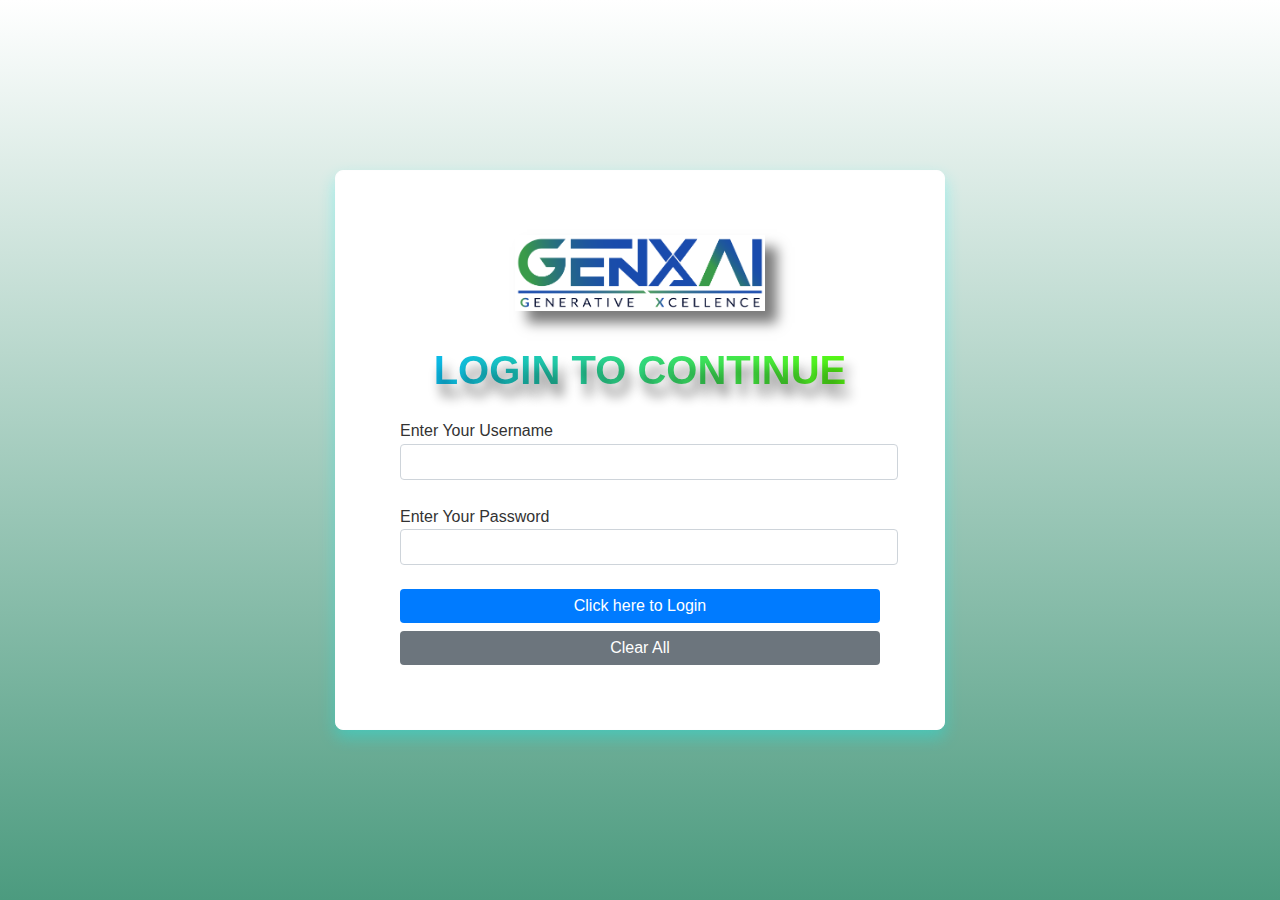
<file: code/index.html>
<!DOCTYPE html>
<html lang="en">
<head>
    <meta charset="UTF-8">
    <meta name="viewport" content="width=device-width, initial-scale=1.0">
    <title>LOGIN PAGE</title>
    <link rel="stylesheet" href="css/bootstrap.min.css">
</head>
<body>
    <div class="d-flex justify-content-center align-items-center vh-100">
        <div class="card" style="width: 30rem;">
            <div class="card-body">
                <img src="/images/GenXAILatest.png" alt="Logo" class="img-shadow" style="display:block; margin:0 auto 1rem; max-width:250px;" alinment ="center">
                <h1 class="text-centerheading">LOGIN TO CONTINUE</h1>
                <form action="/code/dashboard.html" method="get">
                    <div class="mb-4">
                        <label for="username" class="form-label">Enter Your Username</label>
                        <input type="text" class="form-control" id="username" name="username" required>
                    </div>
                    <div class="mb-4">
                        <label for="password" class="form-label">Enter Your Password</label>
                        <input type="password" class="form-control" id="password" name="password" required>
                    </div>

                    <div class="d-grid">
                        <button type="submit" class="btn btn-primary">Click here to Login</button>
                        <button type="reset" class="btn btn-secondary">Clear All</button>
                    </div>
                </form>
            </div>
        </div>
    </div>
    </script>
</body>
</html>
</file>
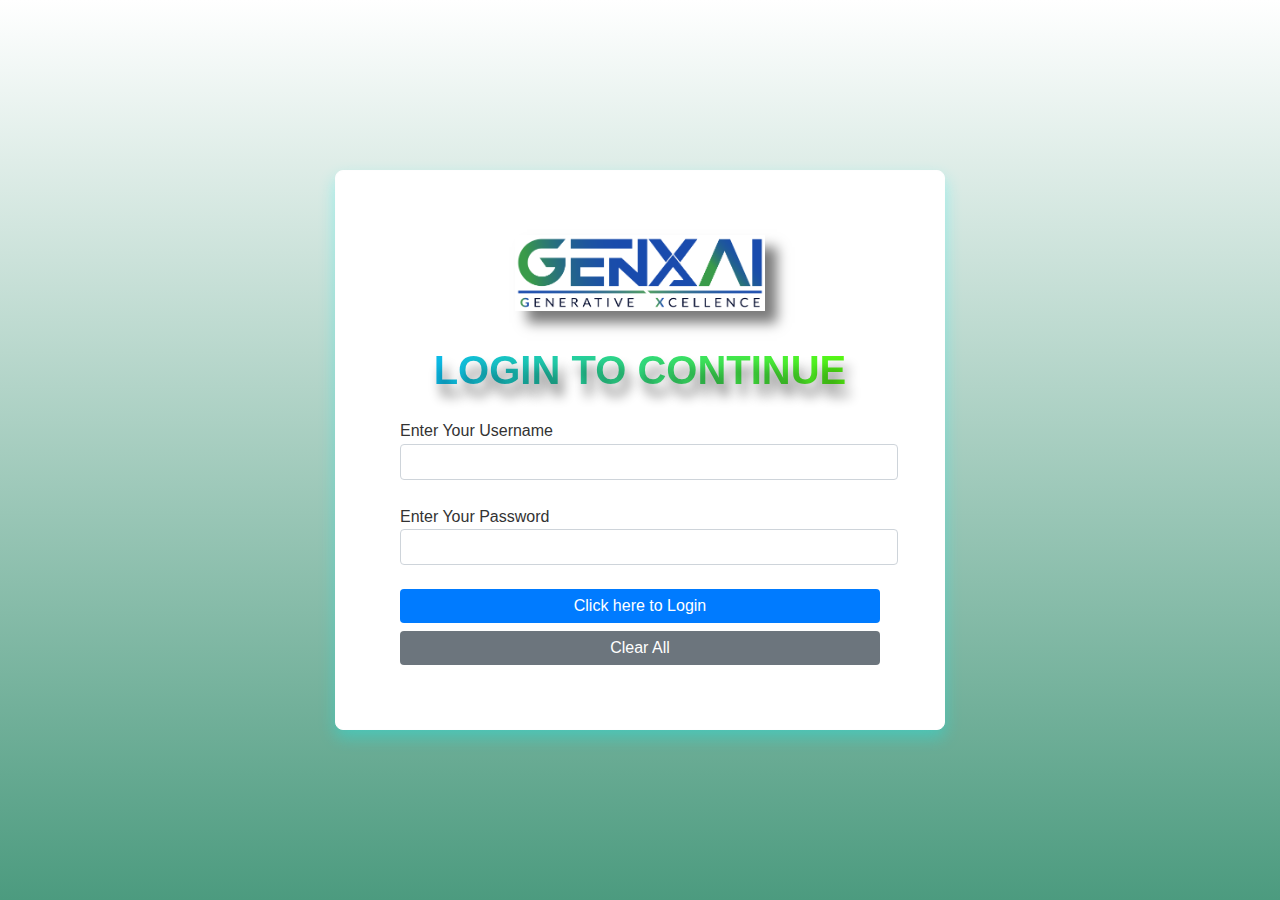
<file: dashboard/code/index.html>
<!DOCTYPE html>
<html lang="en">
<head>
    <meta charset="UTF-8">
    <meta name="viewport" content="width=device-width, initial-scale=1.0">
    <title>LOGIN PAGE</title>
    <link rel="stylesheet" href="/css/bootstrap.min.css">
</head>
<body>
    <div class="d-flex justify-content-center align-items-center vh-100">
        <div class="card" style="width: 30rem;">
            <div class="card-body">
                <img src="/images/GenXAILatest.png" alt="Logo" class="img-shadow" style="display:block; margin:0 auto 1rem; max-width:250px;" alinment ="center">
                <h1 class="text-centerheading">LOGIN TO CONTINUE</h1>
                <form action="/code/dashboard.html" method="get">
                    <div class="mb-4">
                        <label for="username" class="form-label">Enter Your Username</label>
                        <input type="text" class="form-control" id="username" name="username" required>
                    </div>
                    <div class="mb-4">
                        <label for="password" class="form-label">Enter Your Password</label>
                        <input type="password" class="form-control" id="password" name="password" required>
                    </div>

                    <div class="d-grid">
                        <button type="submit" class="btn btn-primary">Click here to Login</button>
                        <button type="reset" class="btn btn-secondary">Clear All</button>
                    </div>
                </form>
            </div>
        </div>
    </div>
    <script>
        document.addEventListener('DOMContentLoaded', () => {
            if (localStorage.getItem('darkMode') === 'true') {
                document.body.classList.add('dark-mode');
            }
        });
    </script>
</body>
</html>
</file>
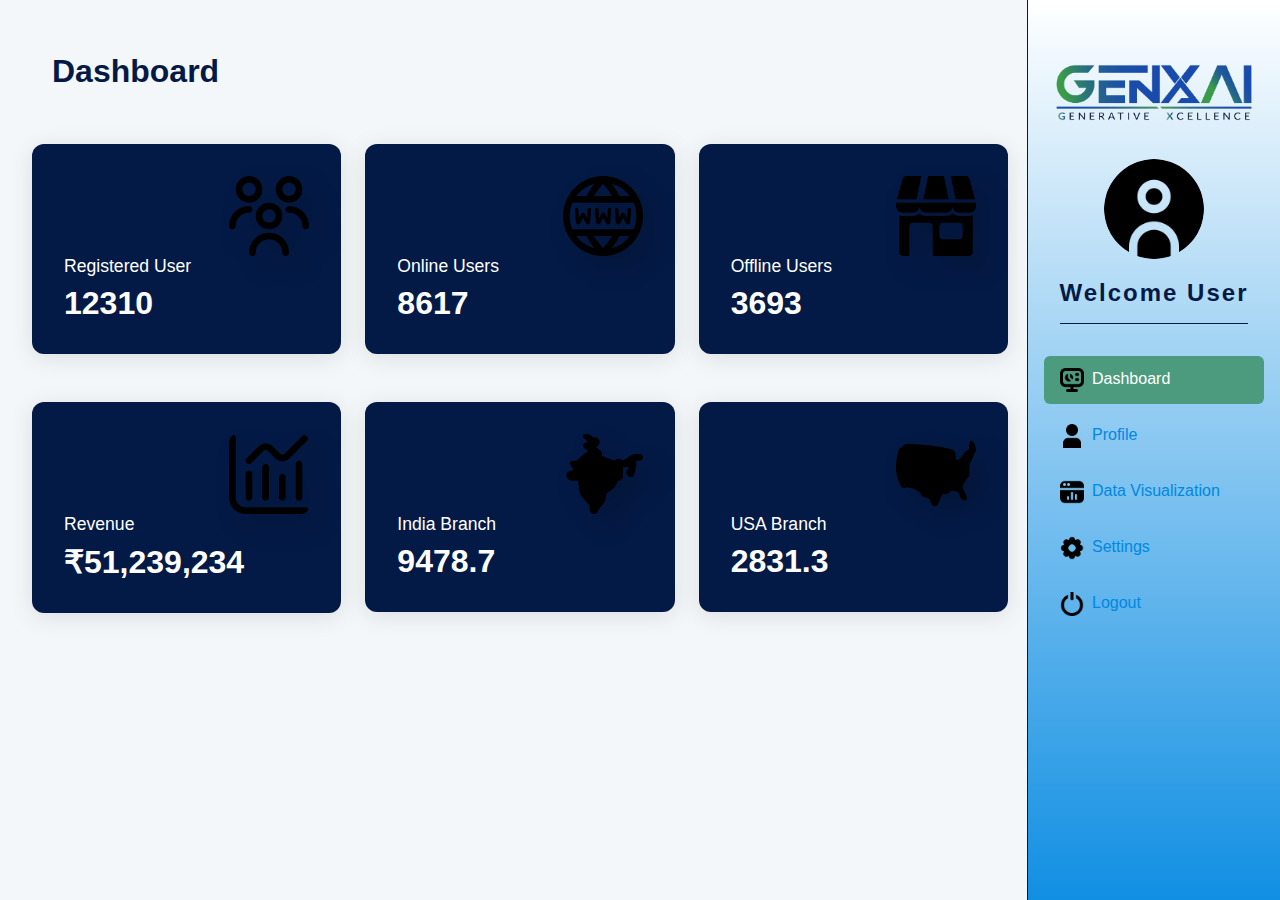
<file: code/dashboard.html>
<!DOCTYPE html>
<html lang="en">
<head>
    <meta charset="UTF-8">
    <meta name="viewport" content="width=device-width, initial-scale=1.0">
    <title>Dashboard</title>
    <link rel="stylesheet" href="css/bootstrap2.min.css">
</head>
<body>

  <input type="checkbox" id="sidebar-toggle" hidden>
<label for="sidebar-toggle" class="sidebar-toggle-btn">
  <span></span>
  <span></span>
  <span></span>
</label>
    
    <div class="sidebar" id="sidebar">
        <img src="/images/GenXAILatest 2.png" alt="GenX AI Logo" class="logo">
        <img src="/images/circle-user.png" alt="User Profile Icon" class="logo-user">
        <h2>Welcome User</h2>
        <nav>
            <a href="/code/dashboard.html" class="active"><img src="/images/dashboard-monitor.png" alt="Dashboard Icon">Dashboard</a>
            <a href="/code/profile .html"><img src="/images/user.png" alt="Profile Icon">Profile</a>
             <a href="/code/data.html"><img src="/images/analyticsd.png" alt="DATA Icon">Data Visualization</a>
            <a href="/code/settings.html"><img src="/images/settings.png" alt="Settings Icon">Settings</a>
            <a href="/code/index.html"><img src="/images/power.png" alt="Logout Icon">Logout</a>
           
        </nav>
    </div>

        </nav>
    </div>

 
    <div class="main-content">
        <div class="dashboard-header">
            <h1>Dashboard</h1>
        </div>
        <div class="container">
            <div class="row g-4">
                <div class="col-12 col-md-4">
                    <div class="card">
                        <img src="/images/users-alt.png" alt="User Icon" class="card-icon">
                        <div class="card-title">Registered User</div>
                        <div class="card-value">12310</div>
                    </div>
                </div>
                <div class="col-12 col-md-4">
                    <div class="card">
                        <img src="/images/site.png" alt="Online Icon" class="card-icon">
                        <div class="card-title">Online Users</div>
                        <div class="card-value">8617</div>
                    </div>
                </div>
                <div class="col-12 col-md-4">
                    <div class="card">
                        <img src="/images/store.png" alt="Store Icon" class="card-icon">
                        <div class="card-title">Offline Users</div>
                        <div class="card-value">3693</div>
                    </div>
                </div>
                <div class="col-12 col-md-4">
                    <div class="card">
                        <img src="/images/chart-histogram.png" alt="Chart Icon" class="card-icon">
                        <div class="card-title">Revenue</div>
                        <div class="card-value">₹51,239,234</div>
                    </div>
                </div>
                <div class="col-12 col-md-4">
                    <div class="card">
                        <img src="/images/india-map.png" alt="India Map Icon" class="card-icon">
                        <div class="card-title">India Branch</div>
                        <div class="card-value">9478.7</div>
                    </div>
                </div>
                <div class="col-12 col-md-4">
                    <div class="card">
                        <img src="/images/17695750.png" alt="USA Icon" class="card-icon">
                        <div class="card-title">USA Branch</div>
                        <div class="card-value">2831.3</div>
                    </div>
                </div>
            </div>
        </div>
    </div>

    <script>
        document.addEventListener('DOMContentLoaded', () => {
            if (localStorage.getItem('darkMode') === 'true') {
                document.body.classList.add('dark-mode');
            }
        });
    </script>
</body>
</file>
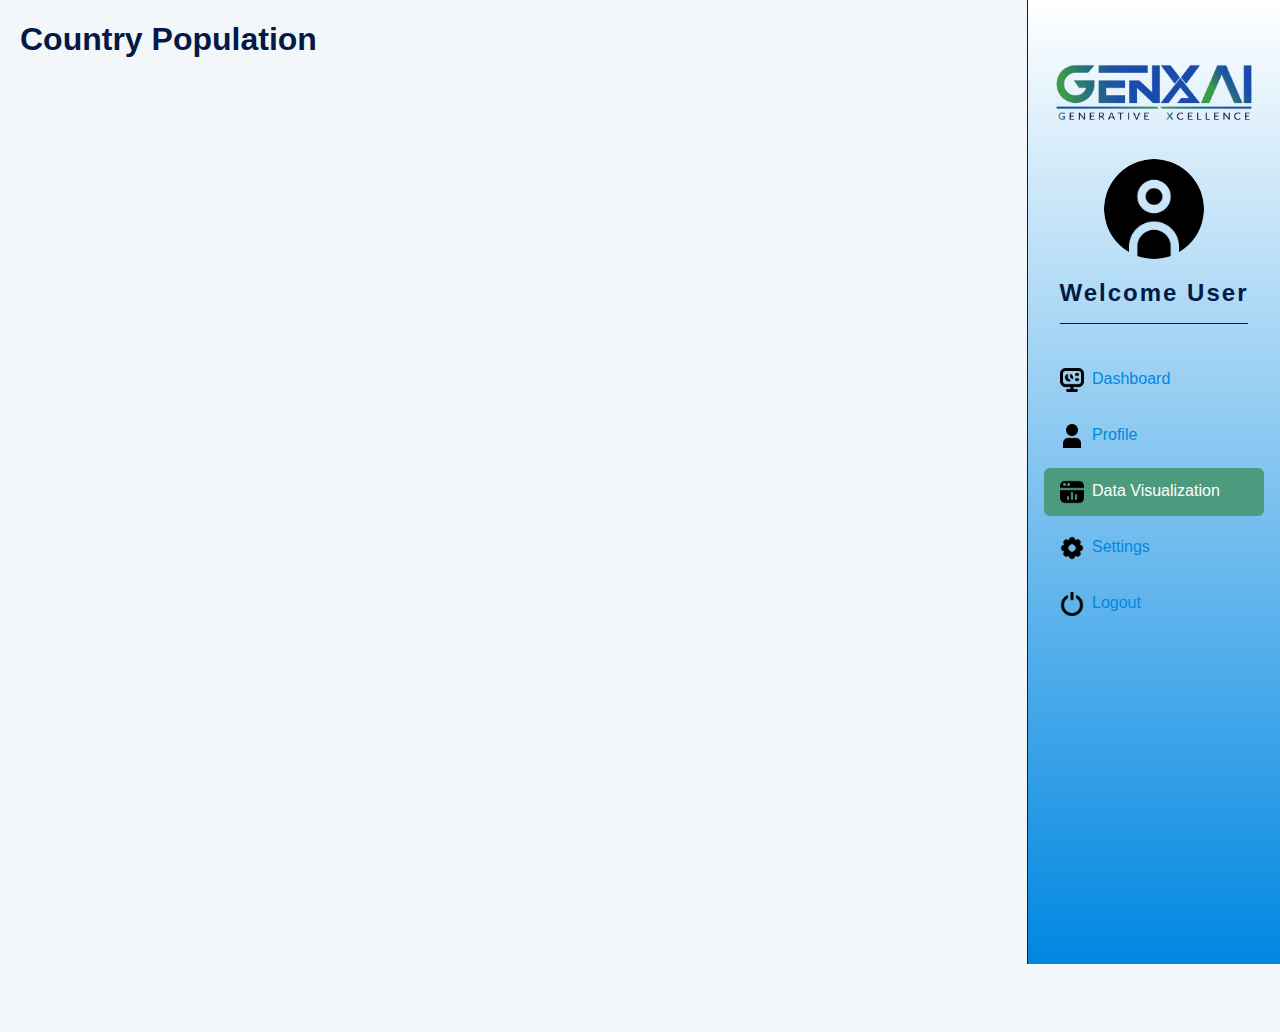
<file: code/data.html>
<!DOCTYPE html>
<html>
<head>
    <title>DevExtreme Data Visualization Example</title>
    <link rel="stylesheet" type="text/css" href="https://cdn3.devexpress.com/jslib/23.2.5/css/dx.light.css" />
    <link rel="stylesheet" href="css/bootstrap2.min.css">
    <script src="https://ajax.googleapis.com/ajax/libs/jquery/3.5.1/jquery.min.js"></script>
    <script type="text/javascript" src="https://cdn3.devexpress.com/jslib/23.2.5/js/dx.all.js"></script>
</head>
<body>
        <input type="checkbox" id="sidebar-toggle" hidden>
    <label for="sidebar-toggle" class="sidebar-toggle-btn">
        <span></span>
        <span></span>
        <span></span>
    </label>

    <div class="sidebar" id="sidebar">
        <img src="images/GenXAILatest 2.png" alt="GenX AI Logo" class="logo">
        <img src="images/circle-user.png" alt="User Profile Icon" class="logo-user">
        <h2>Welcome User</h2>
        <nav>
            <a href="dashboard.html"><img src="images/dashboard-monitor.png" alt="Dashboard Icon">Dashboard</a>
            <a href="profile .html" ><img src="images/user.png" alt="Profile Icon">Profile</a>
              <a href="data.html" class="active"><img src="images/analyticsd.png" alt="DATA Icon">Data Visualization</a>
            <a href="settings.html"><img src="images/settings.png" alt="Settings Icon">Settings</a>
            <a href="index.html"><img src="images/power.png" alt="Logout Icon">Logout</a>
           
        </nav>
    </div>

    <div class="content">

        <div class="dashboard-header">
            <h1>Country Population</h1>
        </div>

    <div id="chartContainer" style="width: 100%; height: 440px;"></div>

    <div id="pieChartContainer" style="width: 100%; height: 440px; margin-top: 40px;"></div>

    <script>
        $(function(){
            const populationData = [
                { country: "China", population: 1439 },
                { country: "India", population: 1500 },
                { country: "USA", population: 331 },
                { country: "Indonesia", population: 273 },
                { country: "Pakistan", population: 220 },
                { country: "Brazil", population: 212 },
                { country: "Nigeria", population: 206 },
            ];

            $("#chartContainer").dxChart({
                dataSource: populationData,
                palette: "Violet",
                title: "Top 7 Most Populous Countries (in millions)",
                series: [{
                    argumentField: "country",
                    valueField: "population",
                    name: "Population",
                    type: "bar",
                    label: {
                        visible: true,
                        format: {
                            type: "fixedPoint",
                            precision: 0
                        }
                    }
                }],

                argumentAxis: {
                    title: "Country"
                },
                valueAxis: {
                    title: "Population (millions)"
                },

                tooltip: {
                    enabled: true,
                    customizeTooltip: function (arg) {
                        return {
                            text: arg.argumentText + "<br/>Population: " + arg.valueText + "M"
                        };
                    }
                },
                legend: {
                    visible: false
                }
            });

            $("#pieChartContainer").dxPieChart({
                dataSource: populationData,
                palette: "Bright",
                title: "Population Distribution by Country",
                legend: {
                    orientation: "horizontal",
                    itemTextPosition: "right",
                    horizontalAlignment: "center",
                    verticalAlignment: "bottom"
                },
                series: [{
                    argumentField: "country",
                    valueField: "population",
                    label: {
                        visible: true,
                        connector: {
                            visible: true,
                            width: 1
                        },
                        format: "percent",
                        customizeText: function (arg) {
                            return `${arg.argumentText} (${arg.percentText})`;
                        }
                    }
                }]
            });
        });
    </script>
    
    <script>
        document.addEventListener('DOMContentLoaded', () => {
            if (localStorage.getItem('darkMode') === 'true') {
                document.body.classList.add('dark-mode');
            }
        });
    </script>

</body>
</html>
</file>
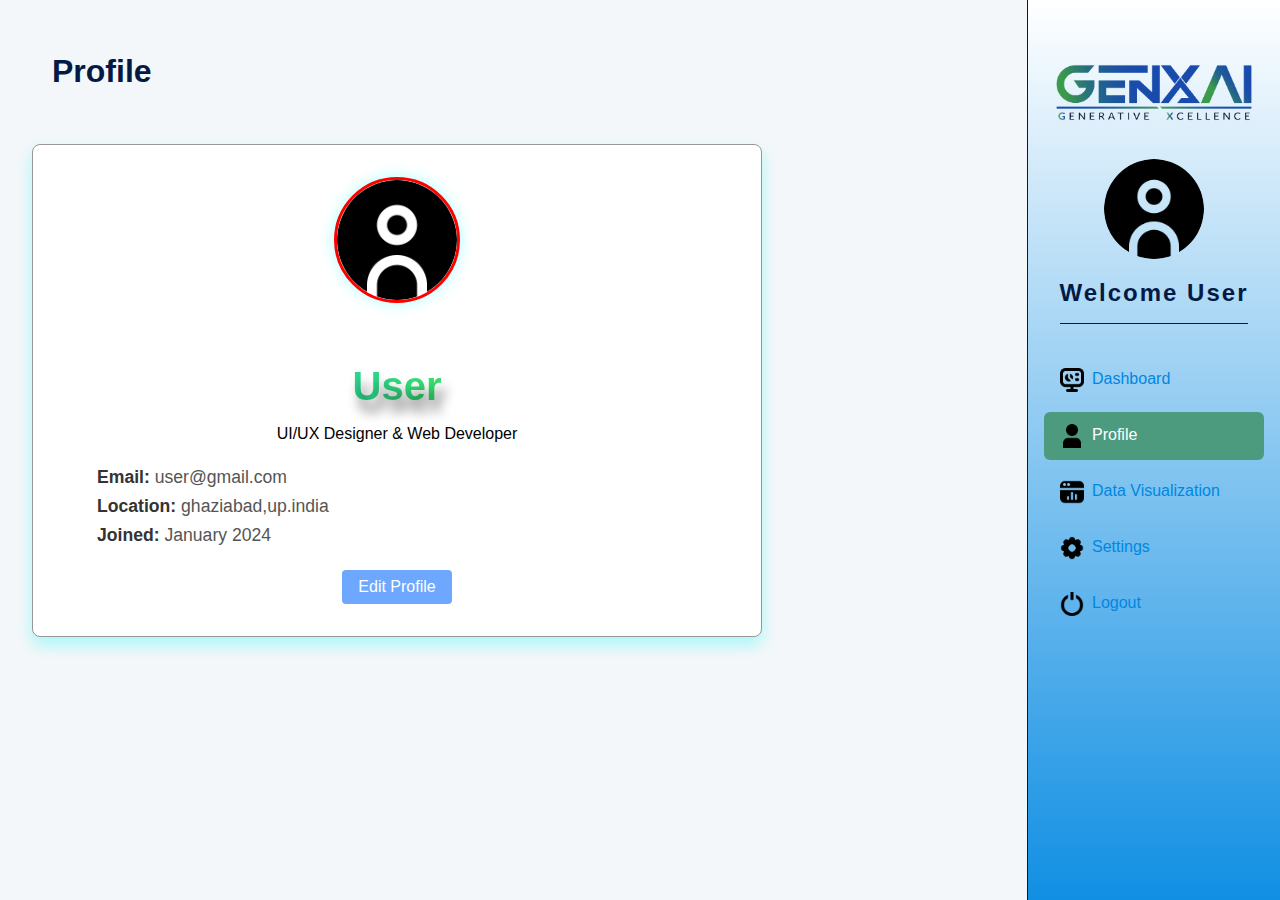
<file: code/profile .html>
<!DOCTYPE html>
<html lang="en">
<head>
    <meta charset="UTF-8">
    <meta name="viewport" content="width=device-width, initial-scale=1.0">
    <title>User Profile</title>
    <link rel="stylesheet" href="css/bootstrap2.min.css">
</head>
<body>
    <input type="checkbox" id="sidebar-toggle" hidden>
    <label for="sidebar-toggle" class="sidebar-toggle-btn">
        <span></span>
        <span></span>
        <span></span>
    </label>

    <div class="sidebar" id="sidebar">
        <img src="/images/GenXAILatest 2.png" alt="GenX AI Logo" class="logo">
        <img src="/images/circle-user.png" alt="User Profile Icon" class="logo-user">
        <h2>Welcome User</h2>
        <nav>
            <a href="/code/dashboard.html"><img src="/images/dashboard-monitor.png" alt="Dashboard Icon">Dashboard</a>
            <a href="/code/profile .html" class="active"><img src="/images/user.png" alt="Profile Icon">Profile</a>
            <a href="/code/data.html"><img src="/images/analyticsd.png" alt="DATA Icon">Data Visualization</a>
            <a href="/code/settings.html"><img src="/images/settings.png" alt="Settings Icon">Settings</a>
            <a href="/code/index.html"><img src="/images/power.png" alt="Logout Icon">Logout</a>
            
        </nav>
    </div>

    <div class="main-content">
        <div class="dashboard-header">
            <h1>Profile</h1>
        </div>
        
        <div class="profile-card text-center">
            <img src="/images/circle-user.png" alt="User Profile Picture" class="profile-img">
            <h2 class="text-centerheading">User</h2>
            <p>UI/UX Designer & Web Developer</p>
            <div class="profile-details">
                <p><span>Email:</span> user@gmail.com</p>
                <p><span>Location:</span> ghaziabad,up.india</p>
                <p><span>Joined:</span> January 2024</p>
            </div>
            <div class="mt-4">
                <a href="#" class="btn">Edit Profile</a>
            </div>
        </div>
    </div>

    <script>
        document.addEventListener('DOMContentLoaded', () => {
            if (localStorage.getItem('darkMode') === 'true') {
                document.body.classList.add('dark-mode');
            }
        });
    </script>
</body>
</html>
</file>
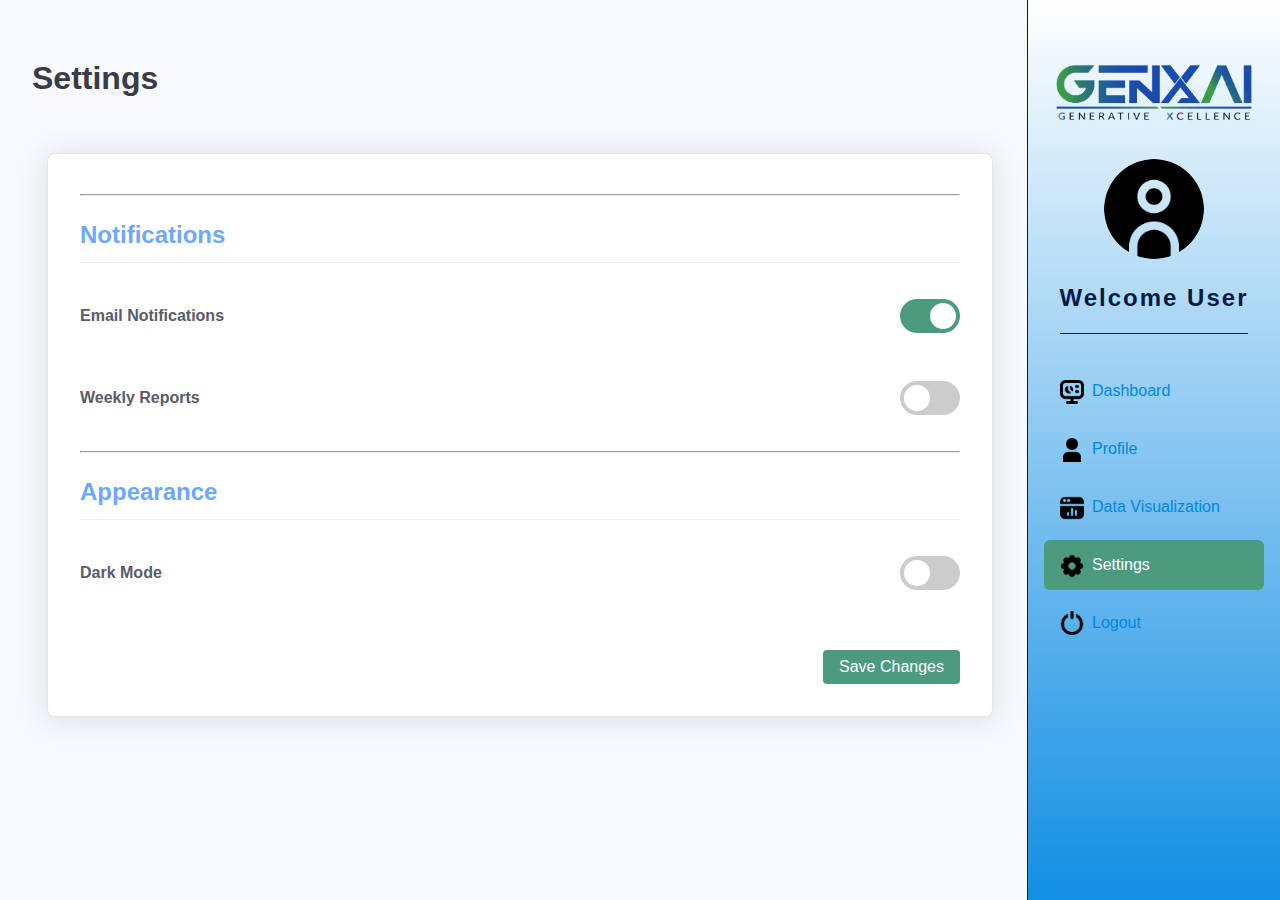
<file: code/settings.html>
<!DOCTYPE html>
<html lang="en">
<head>
   <meta charset="UTF-8">
   <meta name="viewport" content="width=device-width, initial-scale=1.0">
   <title>Settings</title>
   <link rel="stylesheet" href="css/bootstrap4.min.css">
</head>
<body>    
    <input type="checkbox" id="sidebar-toggle" hidden>
    <label for="sidebar-toggle" class="sidebar-toggle-btn">
        <span></span>
        <span></span>
        <span></span>
    </label>

    <div class="sidebar" id="sidebar">
        <img src="images/GenXAILatest 2.png" alt="GenX AI Logo" class="logo">
        <img src="images/circle-user.png" alt="User Profile Icon" class="logo-user">
        <h2>Welcome User</h2>
        <nav>
            <a href="dashboard.html"><img src="images/dashboard-monitor.png" alt="Dashboard Icon">Dashboard</a>
            <a href="profile .html"><img src="images/user.png" alt="Profile Icon">Profile</a>
            <a href="data.html"><img src="images/analyticsd.png" alt="DATA Icon">Data Visualization</a>
            <a href="settings.html" class="active"><img src="images/settings.png" alt="Settings Icon">Settings</a>
            <a href="index.html"><img src="images/power.png" alt="Logout Icon">Logout</a>
        </nav>
    </div>

    <div class="main-content">
        <div class="dashboard-header">
            <h1>Settings</h1>
        </div>
        <div class="container-fluid">
            <div class="card settings-card">
                <form>
                    <hr class="my-4">

                    <h2 class="settings-section-title">Notifications</h2>
                    <div class="form-group notification-item">
                        <span>Email Notifications</span>
                        <label class="switch">
                            <input type="checkbox" checked>
                            <span class="slider round"></span>
                        </label>
                    </div>
                    <div class="form-group notification-item">
                        <span>Weekly Reports</span>
                        <label class="switch">
                            <input type="checkbox">
                            <span class="slider round"></span>
                        </label>
                    </div>

                    <hr class="my-4">


                    <h2 class="settings-section-title">Appearance</h2>
                    <div class="form-group notification-item">
                        <span>Dark Mode</span>
                        <label class="switch">
                            <input type="checkbox" id="darkModeToggle">
                            <span class="slider round"></span>
                        </label>
                    </div>

                    <div class="mt-5 text-right">
                        <button type="submit" class="btn btn-primary">Save Changes</button>
                    </div>
                </form>
            </div>
        </div>
    </div>

    <script>
        document.addEventListener('DOMContentLoaded', () => {
            const darkModeToggle = document.getElementById('darkModeToggle');
            const body = document.body;

            const applyTheme = (isDarkMode) => {
                body.classList.toggle('dark-mode', isDarkMode);
                darkModeToggle.checked = isDarkMode;
            };

            const savedTheme = localStorage.getItem('darkMode') === 'true';
            applyTheme(savedTheme);

            darkModeToggle.addEventListener('change', () => {
                localStorage.setItem('darkMode', darkModeToggle.checked);
                applyTheme(darkModeToggle.checked);
            });
        });
    </script>
</body>
</html>
</file>
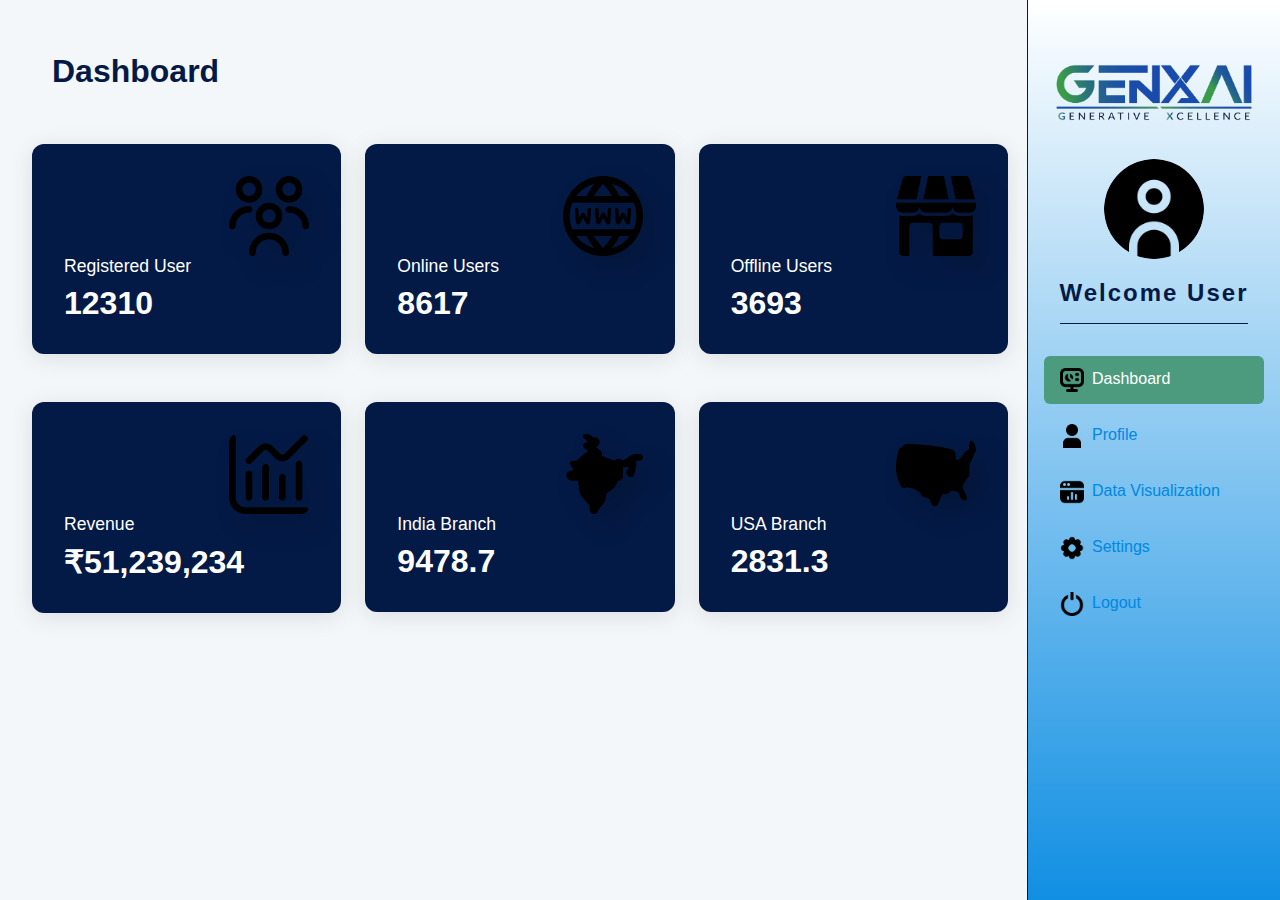
<file: dashboard/code/dashboard.html>
<!DOCTYPE html>
<html lang="en">
<head>
    <meta charset="UTF-8">
    <meta name="viewport" content="width=device-width, initial-scale=1.0">
    <title>Dashboard</title>
    <link rel="stylesheet" href="/css/bootstrap2.min.css">
</head>
<body>

  <input type="checkbox" id="sidebar-toggle" hidden>
<label for="sidebar-toggle" class="sidebar-toggle-btn">
  <span></span>
  <span></span>
  <span></span>
</label>
    
    <div class="sidebar" id="sidebar">
        <img src="/images/GenXAILatest 2.png" alt="GenX AI Logo" class="logo">
        <img src="/images/circle-user.png" alt="User Profile Icon" class="logo-user">
        <h2>Welcome User</h2>
        <nav>
            <a href="/code/dashboard.html" class="active"><img src="/images/dashboard-monitor.png" alt="Dashboard Icon">Dashboard</a>
            <a href="/code/profile .html"><img src="/images/user.png" alt="Profile Icon">Profile</a>
             <a href="/code/data.html"><img src="/images/analyticsd.png" alt="DATA Icon">Data Visualization</a>
            <a href="/code/settings.html"><img src="/images/settings.png" alt="Settings Icon">Settings</a>
            <a href="/code/index.html"><img src="/images/power.png" alt="Logout Icon">Logout</a>
           
        </nav>
    </div>

        </nav>
    </div>

 
    <div class="main-content">
        <div class="dashboard-header">
            <h1>Dashboard</h1>
        </div>
        <div class="container">
            <div class="row g-4">
                <div class="col-12 col-md-4">
                    <div class="card">
                        <img src="/images/users-alt.png" alt="User Icon" class="card-icon">
                        <div class="card-title">Registered User</div>
                        <div class="card-value">12310</div>
                    </div>
                </div>
                <div class="col-12 col-md-4">
                    <div class="card">
                        <img src="/images/site.png" alt="Online Icon" class="card-icon">
                        <div class="card-title">Online Users</div>
                        <div class="card-value">8617</div>
                    </div>
                </div>
                <div class="col-12 col-md-4">
                    <div class="card">
                        <img src="/images/store.png" alt="Store Icon" class="card-icon">
                        <div class="card-title">Offline Users</div>
                        <div class="card-value">3693</div>
                    </div>
                </div>
                <div class="col-12 col-md-4">
                    <div class="card">
                        <img src="/images/chart-histogram.png" alt="Chart Icon" class="card-icon">
                        <div class="card-title">Revenue</div>
                        <div class="card-value">₹51,239,234</div>
                    </div>
                </div>
                <div class="col-12 col-md-4">
                    <div class="card">
                        <img src="/images/india-map.png" alt="India Map Icon" class="card-icon">
                        <div class="card-title">India Branch</div>
                        <div class="card-value">9478.7</div>
                    </div>
                </div>
                <div class="col-12 col-md-4">
                    <div class="card">
                        <img src="/images/17695750.png" alt="USA Icon" class="card-icon">
                        <div class="card-title">USA Branch</div>
                        <div class="card-value">2831.3</div>
                    </div>
                </div>
            </div>
        </div>
    </div>

    <script>
        document.addEventListener('DOMContentLoaded', () => {
            if (localStorage.getItem('darkMode') === 'true') {
                document.body.classList.add('dark-mode');
            }
        });
    </script>
</body>
</file>
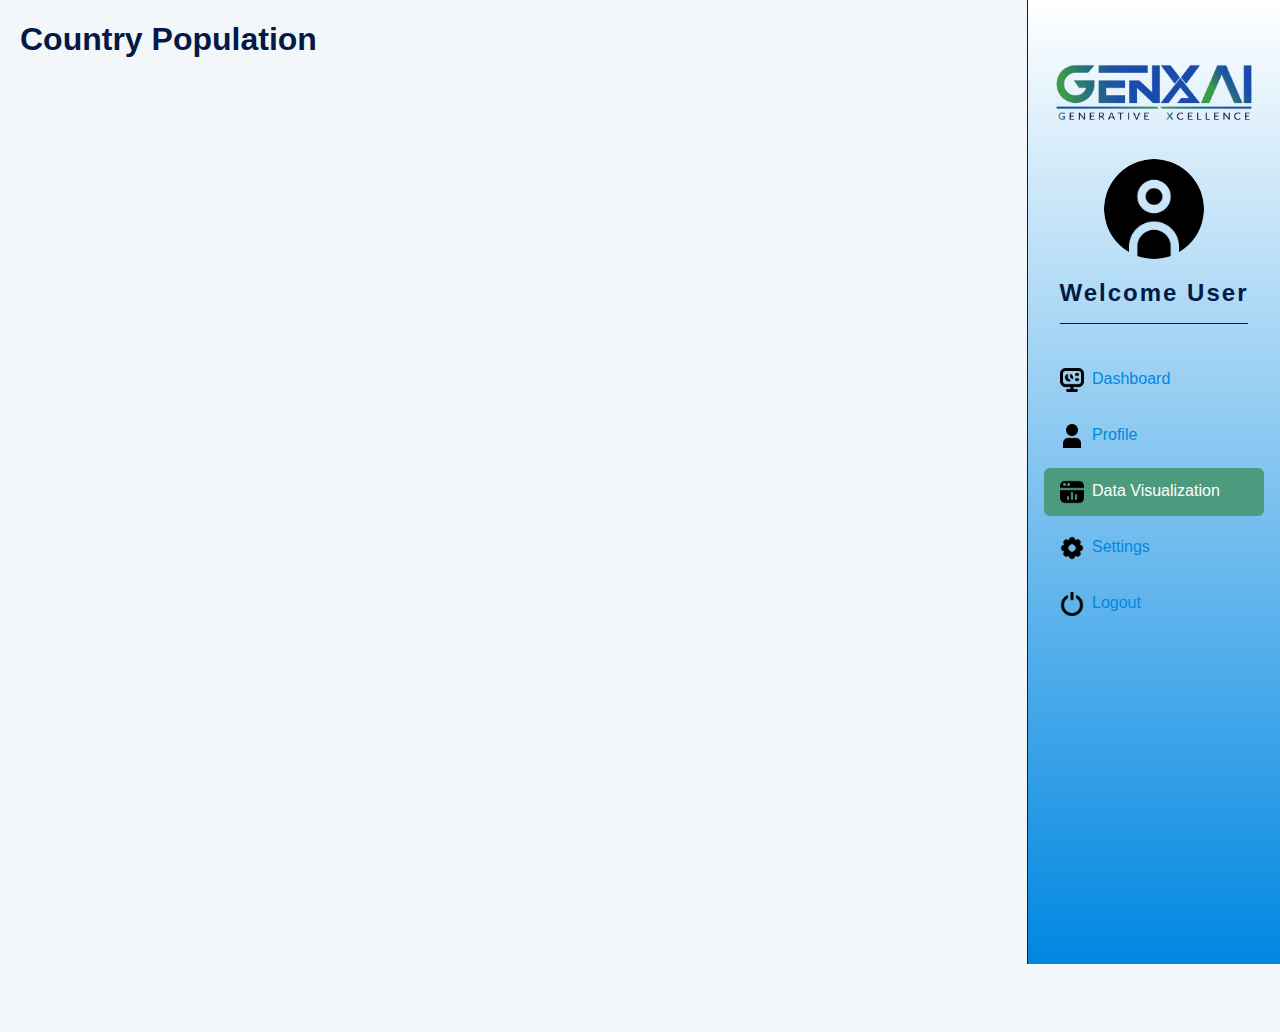
<file: dashboard/code/data.html>
<!DOCTYPE html>
<html>
<head>
    <title>DevExtreme Data Visualization Example</title>
    <link rel="stylesheet" type="text/css" href="https://cdn3.devexpress.com/jslib/23.2.5/css/dx.light.css" />
    <link rel="stylesheet" href="/css/bootstrap2.min.css">
    <script src="https://ajax.googleapis.com/ajax/libs/jquery/3.5.1/jquery.min.js"></script>
    <script type="text/javascript" src="https://cdn3.devexpress.com/jslib/23.2.5/js/dx.all.js"></script>
</head>
<body>
        <input type="checkbox" id="sidebar-toggle" hidden>
    <label for="sidebar-toggle" class="sidebar-toggle-btn">
        <span></span>
        <span></span>
        <span></span>
    </label>

    <div class="sidebar" id="sidebar">
        <img src="/images/GenXAILatest 2.png" alt="GenX AI Logo" class="logo">
        <img src="/images/circle-user.png" alt="User Profile Icon" class="logo-user">
        <h2>Welcome User</h2>
        <nav>
            <a href="/code/dashboard.html"><img src="/images/dashboard-monitor.png" alt="Dashboard Icon">Dashboard</a>
            <a href="/code/profile .html" ><img src="/images/user.png" alt="Profile Icon">Profile</a>
              <a href="/code/data.html"class="active"><img src="/images/analyticsd.png" alt="DATA Icon">Data Visualization</a>
            <a href="/code/settings.html"><img src="/images/settings.png" alt="Settings Icon">Settings</a>
            <a href="/code/index.html"><img src="/images/power.png" alt="Logout Icon">Logout</a>
           
        </nav>
    </div>

    <div class="content">

        <div class="dashboard-header">
            <h1>Country Population</h1>
        </div>

    <div id="chartContainer" style="width: 100%; height: 440px;"></div>

    <div id="pieChartContainer" style="width: 100%; height: 440px; margin-top: 40px;"></div>

    <script>
        $(function(){
            const populationData = [
                { country: "China", population: 1439 },
                { country: "India", population: 1500 },
                { country: "USA", population: 331 },
                { country: "Indonesia", population: 273 },
                { country: "Pakistan", population: 220 },
                { country: "Brazil", population: 212 },
                { country: "Nigeria", population: 206 },
            ];

            $("#chartContainer").dxChart({
                dataSource: populationData,
                palette: "Violet",
                title: "Top 7 Most Populous Countries (in millions)",
                series: [{
                    argumentField: "country",
                    valueField: "population",
                    name: "Population",
                    type: "bar",
                    label: {
                        visible: true,
                        format: {
                            type: "fixedPoint",
                            precision: 0
                        }
                    }
                }],

                argumentAxis: {
                    title: "Country"
                },
                valueAxis: {
                    title: "Population (millions)"
                },

                tooltip: {
                    enabled: true,
                    customizeTooltip: function (arg) {
                        return {
                            text: arg.argumentText + "<br/>Population: " + arg.valueText + "M"
                        };
                    }
                },
                legend: {
                    visible: false
                }
            });

            $("#pieChartContainer").dxPieChart({
                dataSource: populationData,
                palette: "Bright",
                title: "Population Distribution by Country",
                legend: {
                    orientation: "horizontal",
                    itemTextPosition: "right",
                    horizontalAlignment: "center",
                    verticalAlignment: "bottom"
                },
                series: [{
                    argumentField: "country",
                    valueField: "population",
                    label: {
                        visible: true,
                        connector: {
                            visible: true,
                            width: 1
                        },
                        format: "percent",
                        customizeText: function (arg) {
                            return `${arg.argumentText} (${arg.percentText})`;
                        }
                    }
                }]
            });
        });
    </script>
    
    <script>
        document.addEventListener('DOMContentLoaded', () => {
            if (localStorage.getItem('darkMode') === 'true') {
                document.body.classList.add('dark-mode');
            }
        });
    </script>

</body>
</html>
</file>
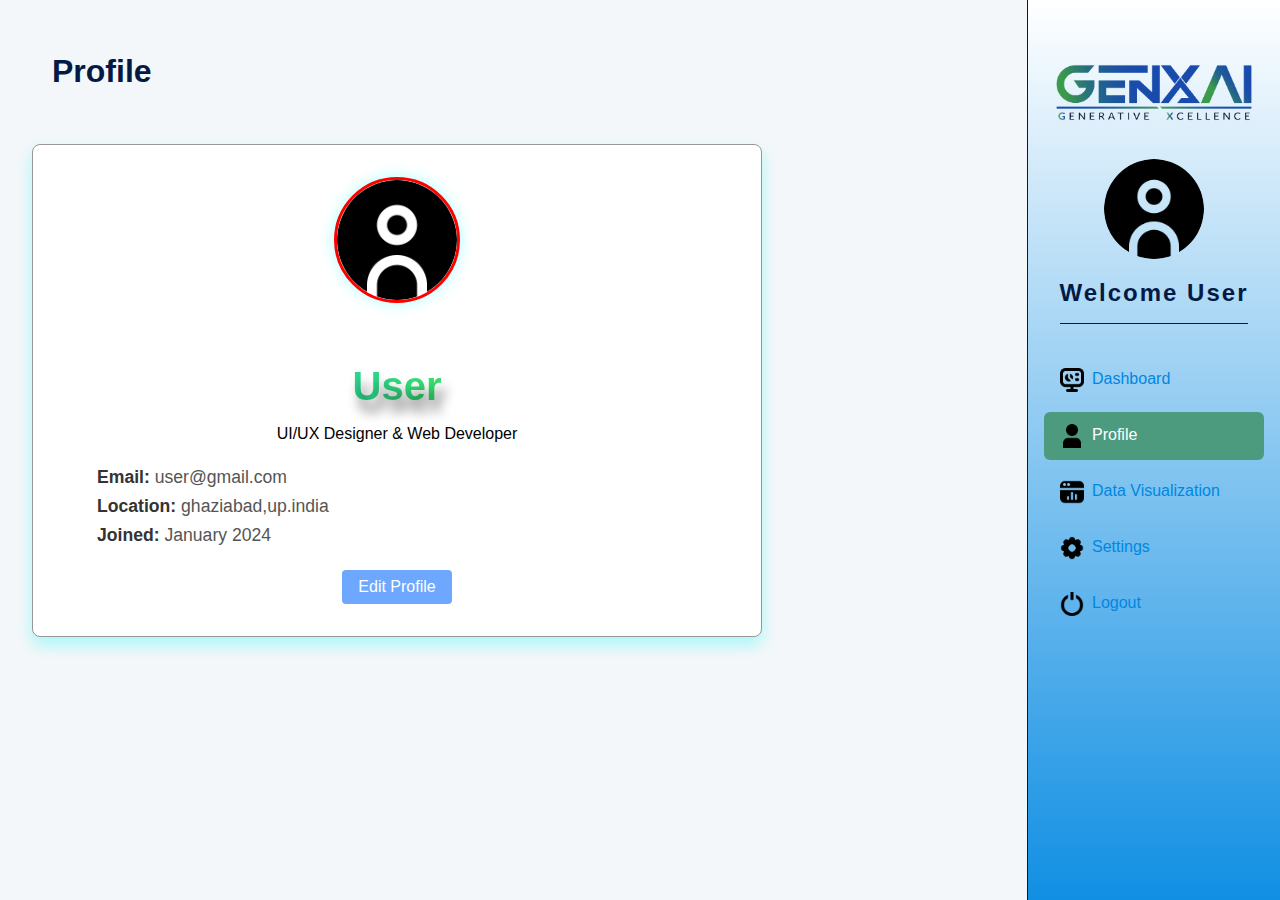
<file: dashboard/code/profile .html>
<!DOCTYPE html>
<html lang="en">
<head>
    <meta charset="UTF-8">
    <meta name="viewport" content="width=device-width, initial-scale=1.0">
    <title>User Profile</title>
    <link rel="stylesheet" href="/css/bootstrap2.min.css">
</head>
<body>
    <input type="checkbox" id="sidebar-toggle" hidden>
    <label for="sidebar-toggle" class="sidebar-toggle-btn">
        <span></span>
        <span></span>
        <span></span>
    </label>

    <div class="sidebar" id="sidebar">
        <img src="/images/GenXAILatest 2.png" alt="GenX AI Logo" class="logo">
        <img src="/images/circle-user.png" alt="User Profile Icon" class="logo-user">
        <h2>Welcome User</h2>
        <nav>
            <a href="/code/dashboard.html"><img src="/images/dashboard-monitor.png" alt="Dashboard Icon">Dashboard</a>
            <a href="/code/profile .html" class="active"><img src="/images/user.png" alt="Profile Icon">Profile</a>
            <a href="/code/data.html"><img src="/images/analyticsd.png" alt="DATA Icon">Data Visualization</a>
            <a href="/code/settings.html"><img src="/images/settings.png" alt="Settings Icon">Settings</a>
            <a href="/code/index.html"><img src="/images/power.png" alt="Logout Icon">Logout</a>
            
        </nav>
    </div>

    <div class="main-content">
        <div class="dashboard-header">
            <h1>Profile</h1>
        </div>
        
        <div class="profile-card text-center">
            <img src="/images/circle-user.png" alt="User Profile Picture" class="profile-img">
            <h2 class="text-centerheading">User</h2>
            <p>UI/UX Designer & Web Developer</p>
            <div class="profile-details">
                <p><span>Email:</span> user@gmail.com</p>
                <p><span>Location:</span> ghaziabad,up.india</p>
                <p><span>Joined:</span> January 2024</p>
            </div>
            <div class="mt-4">
                <a href="#" class="btn">Edit Profile</a>
            </div>
        </div>
    </div>

    <script>
        document.addEventListener('DOMContentLoaded', () => {
            if (localStorage.getItem('darkMode') === 'true') {
                document.body.classList.add('dark-mode');
            }
        });
    </script>
</body>
</html>
</file>
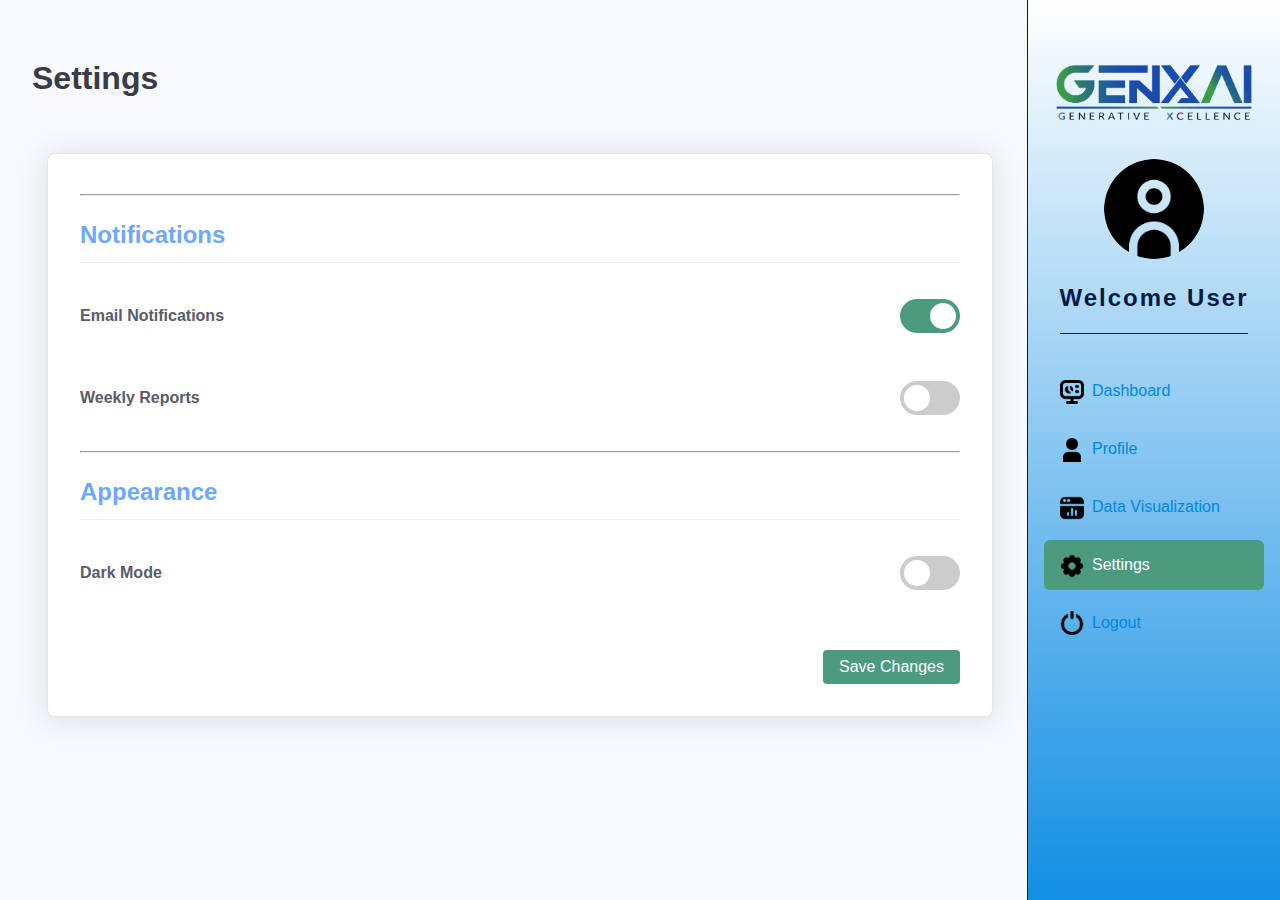
<file: dashboard/code/settings.html>
<!DOCTYPE html>
   <html lang="en">
   <title>Settings</title>
    <link rel="stylesheet" href="/css/bootstrap4.min.css">
</head>
<body>    
    <input type="checkbox" id="sidebar-toggle" hidden>
    <label for="sidebar-toggle" class="sidebar-toggle-btn">
        <span></span>
        <span></span>
        <span></span>
    </label>

    <div class="sidebar" id="sidebar">
        <img src="/images/GenXAILatest 2.png" alt="GenX AI Logo" class="logo">
        <img src="/images/circle-user.png" alt="User Profile Icon" class="logo-user">
        <h2>Welcome User</h2>
        <nav>
            <a href="/code/dashboard.html"><img src="/images/dashboard-monitor.png" alt="Dashboard Icon">Dashboard</a>
            <a href="/code/profile .html"><img src="/images/user.png" alt="Profile Icon">Profile</a>
            <a href="/code/data.html"><img src="/images/analyticsd.png" alt="DATA Icon">Data Visualization</a>
            <a href="/code/settings.html" class="active"><img src="/images/settings.png" alt="Settings Icon">Settings</a>
            <a href="/code/index.html"><img src="/images/power.png" alt="Logout Icon">Logout</a>
        </nav>
    </div>

    <div class="main-content">
        <div class="dashboard-header">
            <h1>Settings</h1>
        </div>
        <div class="container-fluid">
            <div class="card settings-card">

                    <hr class="my-4">


                    <h2 class="settings-section-title">Notifications</h2>
                    <div class="form-group notification-item">
                        <span>Email Notifications</span>
                        <label class="switch">
                            <input type="checkbox" checked>
                            <span class="slider round"></span>
                        </label>
                    </div>
                    <div class="form-group notification-item">
                        <span>Weekly Reports</span>
                        <label class="switch">
                            <input type="checkbox">
                            <span class="slider round"></span>
                        </label>
                    </div>

                    <hr class="my-4">


                    <h2 class="settings-section-title">Appearance</h2>
                    <div class="form-group notification-item">
                        <span>Dark Mode</span>
                        <label class="switch">
                            <input type="checkbox" id="darkModeToggle">
                            <span class="slider round"></span>
                        </label>
                    </div>

                    <div class="mt-5 text-right">
                        <button type="submit" class="btn btn-primary">Save Changes</button>
                    </div>
                </form>
            </div>
        </div>
    </div>

    <script>
        document.addEventListener('DOMContentLoaded', () => {
            const darkModeToggle = document.getElementById('darkModeToggle');
            const body = document.body;

            const applyTheme = (isDarkMode) => {
                body.classList.toggle('dark-mode', isDarkMode);
                darkModeToggle.checked = isDarkMode;
            };

            const savedTheme = localStorage.getItem('darkMode') === 'true';
            applyTheme(savedTheme);

            darkModeToggle.addEventListener('change', () => {
                localStorage.setItem('darkMode', darkModeToggle.checked);
                applyTheme(darkModeToggle.checked);
            });
        });
    </script>
</body>
</html>
</file>
<file: code/css/bootstrap2.min.css>
body {
    margin: 0;
    font-family: 'Segoe UI', Arial, sans-serif;
    background: #f4f7f9;
}

.sidebar-toggle-btn {
    position: fixed;
    top: 1.2rem;
    right: 1.2rem;
    width: 2rem;
    height: 2rem;
    display: none;
    flex-direction: column;
    justify-content: space-between;
    z-index: 2000;
    cursor: pointer;
}

.sidebar-toggle-btn span {
    display: block;
    height: 4px;
    width: 100%;
    background: #041A46;
    border-radius: 2px;
}

#sidebar-toggle {
    display: none;
}

.sidebar {
    width: 220px;
    background: linear-gradient(180deg, #FFFFFF 0%, #0087E1 100%);
    color: #041A46; 
    height: 100vh;
    position: fixed;
    right: 0;
    top: 0;
    display: flex;
    flex-direction: column;
    padding: 2rem 1rem;
    transition: right 0.3s ease-in-out; 
    border-left: 1px solid #041A46;
    z-index: 1000;
}

.sidebar h2 {
    margin-bottom: 2rem;
    font-size: 1.5rem;
    letter-spacing: 2px;
    color: #041A46; 
    margin-left: auto;
    margin-right: auto;
    border-bottom: 1px solid #041A46;
    padding-bottom: 1rem;
}

.sidebar nav a {
    color: #0087E1; 
    text-decoration: none;
    padding: 0.75rem 1rem;
    border-radius: 6px;
    display: block;
    margin-bottom: 0.5rem;
}

.sidebar nav a img {
    width: 1.5em;
    height: 1.5em;
    max-width: 100%;
    max-height: 2em;
    object-fit: contain;
    margin-right: 0.5em;
    vertical-align: middle;
}

.sidebar nav a:hover,
.sidebar nav a.active {
    background: #4c9b7f; 
    color: #FFFFFF; 
}

.main-content {
    margin-right: 240px;
    padding: 2rem;
    background: #f4f7f9;
    transition: margin-right 0.3s ease-in-out;
}

.dashboard-header {
    display: flex;
    justify-content: space-between;
    align-items: center;
    margin-bottom: 2rem;
    padding-left: 20px;
}

.dashboard-header h1 {
    font-size: 2rem;
    color: #041A46; 
}

.card {
    background: #041A46; 
    border-radius: 12px;
    box-shadow: 0 4px 24px rgba(0, 0, 0, 0.1);
    padding: 2rem;
    min-width: 180px;
    max-width: 350px;
    display: flex;
    flex-direction: column;
    justify-content: space-between;
    align-items: flex-start;
    margin-bottom: 1.5rem;
}

.card:hover {
    background: #4c9b7f;
    box-shadow: 0 6px 30px rgba(0, 0, 0, 0.2);
}

.card-title {
    font-size: 1.1rem;
    color: #FFFFFF;
    margin-bottom: 0.5rem;
}

.card-value {
    font-size: 2rem;
    font-weight: bold;
    color: #FFFFFF; 
}

.card-icon {
    align-self: flex-end;
    width: 80px;
    height: 80px;
    object-fit: cover;
    display: flex;
    justify-content: center;
    align-items: center;
    filter: drop-shadow(12px 12px 12px rgba(0, 0, 0, 0.2)); 
    border-radius: 8px;
}

.logo {
    width: 200px;
    height: auto;
    margin-bottom: 1rem;
    display: block;
    margin-left: auto;
    margin-right: auto;
    margin-top: 30px;
}


.logo-user {
    width: 100px;
    height: auto;
    border-radius: 50%;
    margin-left: auto;
    margin-right: auto;
    margin-top: 20px;
    display: block;
}

.row {
    display: flex;
    flex-wrap: wrap;
    gap: 1.5rem;
}

.col-12.col-md-4 {
    flex: 1 1 calc(33.333% - 1rem);
    max-width: calc(33.333% - 1rem);
    min-width: 250px;
    box-sizing: border-box;
}

@media (min-width: 901px) {
    .sidebar-toggle-btn {
        display: none; 
    }
}

@media (max-width: 900px) {
    .sidebar-toggle-btn {
        display: flex; 
    }

    .sidebar {
        right: -260px;
        left: auto; 
    }

    .main-content {
        margin-right: 0;
        margin-left: 0;
    }

    #sidebar-toggle:checked ~ .sidebar {
        right: 0;
    }

    .col-12.col-md-4 {
        flex: 1 1 calc(50% - 0.75rem);
        max-width: calc(50% - 0.75rem);
    }
}

body.dark-mode {
    background: #212529;
    color: #e0e0e0;
}

.dark-mode .sidebar {
    background: linear-gradient(180deg, #2a2a2a 0%, #000000 100%);
    color: #e0e0e0;
    border-left-color: #333;
}

.dark-mode .sidebar h2 {
    color: #e0e0e0;
    border-bottom-color: #444;
}

.dark-mode .sidebar nav a {
    color: #e0e0e0;
}

.dark-mode .sidebar nav a:hover,
.dark-mode .sidebar nav a.active {
    background: #6ea8fe;
    color: #FFFFFF;
}

.dark-mode .main-content {
    background: #212529;
}

.dark-mode .dashboard-header h1 {
    color: #e0e0e0;
}

.dark-mode .card {
    background: #2c2c2c;
    box-shadow: 0 4px 24px rgba(0, 0, 0, 0.5);
}
.dark-mode .card:hover {
    background: #6ea8fe;
    box-shadow: 0 6px 30px rgba(0, 0, 0, 0.2);
}

.text-center {
    text-align: center;
}

.profile-card {
    background-color: #fff;
    border: 1px solid #999696;
    border-radius: 0.5rem;
    box-shadow: 0 0.5rem 1rem rgba(2, 248, 252, 0.315);
    padding: 2rem 4rem;
    max-width: 600px;
    width: 100%;
    margin-top: 2rem;
}

.profile-img {
    width: 120px;
    height: 120px;
    border-radius: 50%;
    object-fit: cover;
    margin: 0 auto 1.5rem auto;
    border: 3px solid #ff0000;
    box-shadow: 0 0 15px rgba(2, 248, 252, 0.315);
}

.text-centerheading {
    text-align: center;
    font-family: 'Gill Sans', 'Gill Sans MT', Calibri, 'Trebuchet MS', sans-serif;
    background: linear-gradient(90deg, #05b5fb, #5eff00);
    -webkit-background-clip: text;
    -webkit-text-fill-color: transparent;
    background-clip: text;
    color: transparent;
    font-family: 'Varela Round', sans-serif;
    text-shadow: #00000079 5px 12px 12px;
    font-size: 2.5rem;
    margin-bottom: 0.5rem;
}

.profile-details {
    text-align: left;
    margin-top: 1.5rem;
    font-size: 1.1rem;
}

.profile-details p {
    margin: 0.5rem 0;
    color: #555;
}

.profile-details span {
    font-weight: 600;
    color: #333;
}

.profile-card .btn {
    display: inline-block;
    padding: 0.5rem 1rem;
    font-size: 1rem;
    font-weight: 500;
    color: #fff;
    background-color: #6ea8fe;
    border: none;
    border-radius: 0.25rem;
    text-decoration: none;
    transition: background-color 0.3s ease;
}

.profile-card .btn:hover {
    background-color: #0056b3;
}

.profile-card .mt-4 { margin-top: 1.5rem; }

.dark-mode .profile-card {
    background-color: #2c2c2c;
    border-color: #444;
    box-shadow: 0 0.5rem 1rem rgba(0, 0, 0, 0.5);
    color: #e0e0e0;
}

.dark-mode .text-centerheading {
    background: none;
    -webkit-background-clip: unset;
    -webkit-text-fill-color: unset;
    background-clip: unset;
    color: #05d6f1;
    text-shadow: #000000a0 3px 8px 8px;
}

.dark-mode .profile-details p { color: #aaa; }
.dark-mode .profile-details span { color: #d0d0d0; }

.dark-mode .profile-img {
    border-color: #6ea8fe;
    box-shadow: 0 0 15px rgba(0, 174, 76, 0.4);
}

@media (max-width: 600px) {
    .profile-card { padding: 2rem; }
    .text-centerheading { font-size: 2rem; }
    .col-12.col-md-4 {
        flex: 1 1 100%;
        max-width: 100%;
    }
}
</file>
<file: code/css/bootstrap4.min.css>
body {
    font-family: "Nunito", -apple-system, BlinkMacSystemFont, "Segoe UI", Roboto, "Helvetica Neue", Arial, sans-serif;
    margin: 0;
    background: #f8f9fc; 
    color: #5a5c69; 
    line-height: 1.6;
}

h1 {
    font-size: 2.5rem;
    margin-bottom: 1rem;
}
.d-flex {
    display: flex;
}

.align-items-center {
    align-items: center;
}

.justify-content-center {
    justify-content: center;
}


.vh-100 {
    height: fit-content;
}
.text-center {
    text-align: center;
}
.container {
    max-width: 400px;
    width: 100%;
}
.card {
    background: #ffffff; 
    border: 1px solid #e3e6f0; 
    border-radius: 0.5rem;
    box-shadow: 0 0.15rem 1.75rem 0 rgba(58, 59, 69, 0.15); 
    padding: 4rem;
}


.mt-4 { margin-top: 1.5rem; }
.mb-4 { margin-bottom: 1.5rem; }
.btn {
    display: inline-block;
    padding: 0.5rem 1rem;
    font-size: 1rem;
    font-weight: 500;
    color: #ffffff;
    background-color: #4c9b7f; 
    border: none;
    border-radius: 0.25rem;
    text-decoration: none;
    transition: background-color 0.3s ease;
    cursor: pointer;
}
.btn:hover {
    background-color: #3361b7; 
}
.form-control {
    width: 100%;
    padding: 0.5rem;
    font-size: 1rem;
    border: 1px solid #ced4da;
    border-radius: 0.25rem;
    box-shadow: none;
}
.form label {
    display: block;
    margin-bottom: 0.5rem;
    font-weight: 600;
}
.form input {
    width: 100%;
    padding: 0.5rem;
    font-size: 1rem;
    border: 1px solid #ced4da;
    border-radius: 0.25rem;
    box-shadow: none;
}
.form input:focus {
    border-color: #6ea8fe;
    outline: none;
    box-shadow: 0 0 0 0.2rem rgba(78, 115, 223, 0.25);
}
.img-shadow {
    box-shadow: 12px 12px 12px rgba(0, 0, 0, 0.522);
}
.text-centerheading {
    text-align: center;
    color: #6ea8fe; 
    font-family:'Varela Round', sans-serif;
    src: url('VarelaRound-Regular.ttf') format('truetype');
    text-shadow: none;
}
.d-grid {
    display: grid;
    gap: 0.5rem;
}
.logo {
    width: 200px;
    height: auto;
    margin-bottom: 1rem;
    display: block;
    margin-left: auto;
    margin-right: auto;
    margin-top: 30px;
}

.sidebar-toggle-btn {
    position: fixed;
    top: 1.2rem;
    right: 1.2rem;
    width: 2rem;
    height: 2rem;
    display: none;
    flex-direction: column;
    justify-content: space-between;
    z-index: 2000;
    cursor: pointer;
}

.sidebar-toggle-btn span {
    display: block;
    height: 4px;
    width: 100%;
    background: #041A46;
    border-radius: 2px;
}

#sidebar-toggle {
    display: none;
}

.sidebar {
    width: 220px;
    background: linear-gradient(180deg, #FFFFFF 0%, #0087E1 100%);
    color: #041A46; 
    height: 100vh;
    position: fixed;
    right: 0;
    top: 0;
    display: flex;
    flex-direction: column;
    padding: 2rem 1rem;
    transition: right 0.3s ease-in-out; 
    border-left: 1px solid #041A46;
    z-index: 1000;
}

.sidebar h2 {
    margin-bottom: 2rem;
    font-size: 1.5rem;
    letter-spacing: 2px;
    color: #041A46; 
    margin-left: auto;
    margin-right: auto;
    border-bottom: 1px solid #041A46;
    padding-bottom: 1rem;
}

.sidebar nav a {
    color: #0087E1; 
    text-decoration: none;
    padding: 0.75rem 1rem;
    border-radius: 6px;
    display: block;
    margin-bottom: 0.5rem;
}

.sidebar nav a img {
    width: 1.5em;
    height: 1.5em;
    max-width: 100%;
    max-height: 2em;
    object-fit: contain;
    margin-right: 0.5em;
    vertical-align: middle;
}

.sidebar nav a:hover,
.sidebar nav a.active {
    background: #4c9b7f; 
    color: #ffffff; 
}

.main-content {
    margin-right: 240px; 
    padding: 2rem;
    background: #f8f9fc; 
    transition: margin-right 0.3s ease-in-out; 
}

.dashboard-header {
    display: flex;
    justify-content: space-between;
    align-items: center;
    margin-bottom: 2rem;
}

.dashboard-header h1 {
    font-size: 2rem;
    color: #3a3b45; 
}

.container-fluid {
    padding-right: 15px;
    padding-left: 15px;
    margin-right: auto;
    margin-left: auto;
}

.settings-card {
    padding: 2rem;
    background: #ffffff;
    border-radius: 8px;
    box-shadow: 0 0.15rem 1.75rem 0 rgba(58, 59, 69, 0.15);
}

.settings-section-title {
    font-size: 1.5rem;
    color: #6ea8fe; 
    margin-bottom: 1.5rem;
    padding-bottom: 0.5rem;
    border-bottom: 1px solid #eee;
}

.form-group {
    margin-bottom: 1.5rem;
}

.notification-item {
    display: flex;
    justify-content: space-between;
    align-items: center;
    padding: 0.75rem 0;
}

.notification-item span {
    font-weight: 600;
}

.switch {
  position: relative;
  display: inline-block;
  width: 60px;
  height: 34px;
  margin-bottom: 0;
}

.switch input {
  opacity: 0;
  width: 0;
  height: 0;
}

.slider {
  position: absolute;
  cursor: pointer;
  top: 0;
  left: 0;
  right: 0;
  bottom: 0;
  background-color: #ccc;
  transition: .4s;
}

.slider:before {
  position: absolute;
  content: "";
  height: 26px;
  width: 26px;
  left: 4px;
  bottom: 4px;
  background-color: white;
  transition: .4s;
}

input:checked + .slider {
  background-color: #4c9b7f; 
}

input:checked + .slider:before {
  transform: translateX(26px);
}

.slider.round {
  border-radius: 34px;
}

.slider.round:before {
  border-radius: 50%;
}

.text-right {
    text-align: right;
}

.mt-5 {
    margin-top: 3rem !important;
}

body.dark-mode {
    background: #1a1a1a;
    color: #adb5bd;
}

.dark-mode .sidebar {
    background: #2c3034;
    color: #adb5bd;
    border-left-color: #454b50;
}

.dark-mode .sidebar h2 {
    color: #f8f9fa;
    border-bottom-color: #454b50;
}

.dark-mode .sidebar nav a {
    color: #adb5bd;
}

.dark-mode .sidebar nav a:hover,
.dark-mode .sidebar nav a.active {
    background: #6ea8fe; 
    color: #1a1a1a;
}

.dark-mode .main-content {
    background: #1a1a1a;
}

.dark-mode .dashboard-header h1 {
    color: #f8f9fa;
}

.dark-mode .settings-card {
    background: #2c3034;
    border-color: #454b50;
}

.dark-mode .settings-section-title {
    color: #6ea8fe;
    border-bottom-color: #454b50;
}

.dark-mode .form-group label,
.dark-mode .notification-item span {
    color: #d0d0d0;
}

.dark-mode .form-control {
    background-color: #3a3a3a;
    color: #adb5bd;
    border-color: #555;
}

.dark-mode .form-control:focus {
    border-color: #6ea8fe;
    background-color: #3a3a3a;
    box-shadow: 0 0 0 0.2rem rgba(110, 168, 254, 0.25);
}

.dark-mode .form-control:disabled {
    background-color: #333;
    opacity: 0.7;
}

.dark-mode .form-text.text-muted {
    color: #aaa !important;
}
.logo-user {
    width: 100px;
    height: auto;
    border-radius: 50%;
    margin-left: auto;
    margin-right: auto;
    margin-top: 20px;
    display: block;
}

@media (max-width: 900px) {
    .sidebar-toggle-btn {
        display: flex;
    }

    .sidebar {
        right: -260px;
        left: auto;
    }

    .main-content {
        margin-right: 0;
        margin-left: 0;
    }

    #sidebar-toggle:checked ~ .sidebar {
        right: 0;
    }

}
</file>
<file: css/bootstrap2.min.css>
body {
    margin: 0;
    font-family: 'Segoe UI', Arial, sans-serif;
    background: #f4f7f9;
}

.sidebar-toggle-btn {
    position: fixed;
    top: 1.2rem;
    right: 1.2rem;
    width: 2rem;
    height: 2rem;
    display: none;
    flex-direction: column;
    justify-content: space-between;
    z-index: 2000;
    cursor: pointer;
}

.sidebar-toggle-btn span {
    display: block;
    height: 4px;
    width: 100%;
    background: #041A46;
    border-radius: 2px;
}

#sidebar-toggle {
    display: none;
}

.sidebar {
    width: 220px;
    background: linear-gradient(180deg, #FFFFFF 0%, #0087E1 100%);
    color: #041A46; 
    height: 100vh;
    position: fixed;
    right: 0;
    top: 0;
    display: flex;
    flex-direction: column;
    padding: 2rem 1rem;
    transition: right 0.3s ease-in-out; 
    border-left: 1px solid #041A46;
    z-index: 1000;
}

.sidebar h2 {
    margin-bottom: 2rem;
    font-size: 1.5rem;
    letter-spacing: 2px;
    color: #041A46; 
    margin-left: auto;
    margin-right: auto;
    border-bottom: 1px solid #041A46;
    padding-bottom: 1rem;
}

.sidebar nav a {
    color: #0087E1; 
    text-decoration: none;
    padding: 0.75rem 1rem;
    border-radius: 6px;
    display: block;
    margin-bottom: 0.5rem;
}

.sidebar nav a img {
    width: 1.5em;
    height: 1.5em;
    max-width: 100%;
    max-height: 2em;
    object-fit: contain;
    margin-right: 0.5em;
    vertical-align: middle;
}

.sidebar nav a:hover,
.sidebar nav a.active {
    background: #4c9b7f; 
    color: #FFFFFF; 
}

.main-content {
    margin-right: 240px;
    padding: 2rem;
    background: #f4f7f9;
    transition: margin-right 0.3s ease-in-out;
}

.dashboard-header {
    display: flex;
    justify-content: space-between;
    align-items: center;
    margin-bottom: 2rem;
    padding-left: 20px;
}

.dashboard-header h1 {
    font-size: 2rem;
    color: #041A46; 
}

.card {
    background: #041A46; 
    border-radius: 12px;
    box-shadow: 0 4px 24px rgba(0, 0, 0, 0.1);
    padding: 2rem;
    min-width: 180px;
    max-width: 350px;
    display: flex;
    flex-direction: column;
    justify-content: space-between;
    align-items: flex-start;
    margin-bottom: 1.5rem;
}

.card:hover {
    background: #4c9b7f;
    box-shadow: 0 6px 30px rgba(0, 0, 0, 0.2);
}

.card-title {
    font-size: 1.1rem;
    color: #FFFFFF;
    margin-bottom: 0.5rem;
}

.card-value {
    font-size: 2rem;
    font-weight: bold;
    color: #FFFFFF; 
}

.card-icon {
    align-self: flex-end;
    width: 80px;
    height: 80px;
    object-fit: cover;
    display: flex;
    justify-content: center;
    align-items: center;
    filter: drop-shadow(12px 12px 12px rgba(0, 0, 0, 0.2)); 
    border-radius: 8px;
}

.logo {
    width: 200px;
    height: auto;
    margin-bottom: 1rem;
    display: block;
    margin-left: auto;
    margin-right: auto;
    margin-top: 30px;
}


.logo-user {
    width: 100px;
    height: auto;
    border-radius: 50%;
    margin-left: auto;
    margin-right: auto;
    margin-top: 20px;
    display: block;
}

.row {
    display: flex;
    flex-wrap: wrap;
    gap: 1.5rem;
}

.col-12.col-md-4 {
    flex: 1 1 calc(33.333% - 1rem);
    max-width: calc(33.333% - 1rem);
    min-width: 250px;
    box-sizing: border-box;
}

@media (min-width: 901px) {
    .sidebar-toggle-btn {
        display: none; 
    }
}

@media (max-width: 900px) {
    .sidebar-toggle-btn {
        display: flex; 
    }

    .sidebar {
        right: -260px;
        left: auto; 
    }

    .main-content {
        margin-right: 0;
        margin-left: 0;
    }

    #sidebar-toggle:checked ~ .sidebar {
        right: 0;
    }

    .col-12.col-md-4 {
        flex: 1 1 calc(50% - 0.75rem);
        max-width: calc(50% - 0.75rem);
    }
}

body.dark-mode {
    background: #212529;
    color: #e0e0e0;
}

.dark-mode .sidebar {
    background: linear-gradient(180deg, #2a2a2a 0%, #000000 100%);
    color: #e0e0e0;
    border-left-color: #333;
}

.dark-mode .sidebar h2 {
    color: #e0e0e0;
    border-bottom-color: #444;
}

.dark-mode .sidebar nav a {
    color: #e0e0e0;
}

.dark-mode .sidebar nav a:hover,
.dark-mode .sidebar nav a.active {
    background: #6ea8fe;
    color: #FFFFFF;
}

.dark-mode .main-content {
    background: #212529;
}

.dark-mode .dashboard-header h1 {
    color: #e0e0e0;
}

.dark-mode .card {
    background: #2c2c2c;
    box-shadow: 0 4px 24px rgba(0, 0, 0, 0.5);
}
.dark-mode .card:hover {
    background: #6ea8fe;
    box-shadow: 0 6px 30px rgba(0, 0, 0, 0.2);
}

.text-center {
    text-align: center;
}

.profile-card {
    background-color: #fff;
    border: 1px solid #999696;
    border-radius: 0.5rem;
    box-shadow: 0 0.5rem 1rem rgba(2, 248, 252, 0.315);
    padding: 2rem 4rem;
    max-width: 600px;
    width: 100%;
    margin-top: 2rem;
}

.profile-img {
    width: 120px;
    height: 120px;
    border-radius: 50%;
    object-fit: cover;
    margin: 0 auto 1.5rem auto;
    border: 3px solid #ff0000;
    box-shadow: 0 0 15px rgba(2, 248, 252, 0.315);
}

.text-centerheading {
    text-align: center;
    font-family: 'Gill Sans', 'Gill Sans MT', Calibri, 'Trebuchet MS', sans-serif;
    background: linear-gradient(90deg, #05b5fb, #5eff00);
    -webkit-background-clip: text;
    -webkit-text-fill-color: transparent;
    background-clip: text;
    color: transparent;
    font-family: 'Varela Round', sans-serif;
    text-shadow: #00000079 5px 12px 12px;
    font-size: 2.5rem;
    margin-bottom: 0.5rem;
}

.profile-details {
    text-align: left;
    margin-top: 1.5rem;
    font-size: 1.1rem;
}

.profile-details p {
    margin: 0.5rem 0;
    color: #555;
}

.profile-details span {
    font-weight: 600;
    color: #333;
}

.profile-card .btn {
    display: inline-block;
    padding: 0.5rem 1rem;
    font-size: 1rem;
    font-weight: 500;
    color: #fff;
    background-color: #6ea8fe;
    border: none;
    border-radius: 0.25rem;
    text-decoration: none;
    transition: background-color 0.3s ease;
}

.profile-card .btn:hover {
    background-color: #0056b3;
}

.profile-card .mt-4 { margin-top: 1.5rem; }

.dark-mode .profile-card {
    background-color: #2c2c2c;
    border-color: #444;
    box-shadow: 0 0.5rem 1rem rgba(0, 0, 0, 0.5);
    color: #e0e0e0;
}

.dark-mode .text-centerheading {
    background: none;
    -webkit-background-clip: unset;
    -webkit-text-fill-color: unset;
    background-clip: unset;
    color: #05d6f1;
    text-shadow: #000000a0 3px 8px 8px;
}

.dark-mode .profile-details p { color: #aaa; }
.dark-mode .profile-details span { color: #d0d0d0; }

.dark-mode .profile-img {
    border-color: #6ea8fe;
    box-shadow: 0 0 15px rgba(0, 174, 76, 0.4);
}

@media (max-width: 600px) {
    .profile-card { padding: 2rem; }
    .text-centerheading { font-size: 2rem; }
    .col-12.col-md-4 {
        flex: 1 1 100%;
        max-width: 100%;
    }
}
</file>
<file: css/bootstrap4.min.css>
body {
    font-family: "Nunito", -apple-system, BlinkMacSystemFont, "Segoe UI", Roboto, "Helvetica Neue", Arial, sans-serif;
    margin: 0;
    background: #f8f9fc; 
    color: #5a5c69; 
    line-height: 1.6;
}

h1 {
    font-size: 2.5rem;
    margin-bottom: 1rem;
}
.d-flex {
    display: flex;
}

.align-items-center {
    align-items: center;
}

.justify-content-center {
    justify-content: center;
}


.vh-100 {
    height: fit-content;
}
.text-center {
    text-align: center;
}
.container {
    max-width: 400px;
    width: 100%;
}
.card {
    background: #ffffff; 
    border: 1px solid #e3e6f0; 
    border-radius: 0.5rem;
    box-shadow: 0 0.15rem 1.75rem 0 rgba(58, 59, 69, 0.15); 
    padding: 4rem;
}


.mt-4 { margin-top: 1.5rem; }
.mb-4 { margin-bottom: 1.5rem; }
.btn {
    display: inline-block;
    padding: 0.5rem 1rem;
    font-size: 1rem;
    font-weight: 500;
    color: #ffffff;
    background-color: #4c9b7f; 
    border: none;
    border-radius: 0.25rem;
    text-decoration: none;
    transition: background-color 0.3s ease;
    cursor: pointer;
}
.btn:hover {
    background-color: #3361b7; 
}
.form-control {
    width: 100%;
    padding: 0.5rem;
    font-size: 1rem;
    border: 1px solid #ced4da;
    border-radius: 0.25rem;
    box-shadow: none;
}
.form label {
    display: block;
    margin-bottom: 0.5rem;
    font-weight: 600;
}
.form input {
    width: 100%;
    padding: 0.5rem;
    font-size: 1rem;
    border: 1px solid #ced4da;
    border-radius: 0.25rem;
    box-shadow: none;
}
.form input:focus {
    border-color: #6ea8fe;
    outline: none;
    box-shadow: 0 0 0 0.2rem rgba(78, 115, 223, 0.25);
}
.img-shadow {
    box-shadow: 12px 12px 12px rgba(0, 0, 0, 0.522);
}
.text-centerheading {
    text-align: center;
    color: #6ea8fe; 
    font-family:'Varela Round', sans-serif;
    src: url('VarelaRound-Regular.ttf') format('truetype');
    text-shadow: none;
}
.d-grid {
    display: grid;
    gap: 0.5rem;
}
.logo {
    width: 200px;
    height: auto;
    margin-bottom: 1rem;
    display: block;
    margin-left: auto;
    margin-right: auto;
    margin-top: 30px;
}

.sidebar-toggle-btn {
    position: fixed;
    top: 1.2rem;
    right: 1.2rem;
    width: 2rem;
    height: 2rem;
    display: none;
    flex-direction: column;
    justify-content: space-between;
    z-index: 2000;
    cursor: pointer;
}

.sidebar-toggle-btn span {
    display: block;
    height: 4px;
    width: 100%;
    background: #041A46;
    border-radius: 2px;
}

#sidebar-toggle {
    display: none;
}

.sidebar {
    width: 220px;
    background: linear-gradient(180deg, #FFFFFF 0%, #0087E1 100%);
    color: #041A46; 
    height: 100vh;
    position: fixed;
    right: 0;
    top: 0;
    display: flex;
    flex-direction: column;
    padding: 2rem 1rem;
    transition: right 0.3s ease-in-out; 
    border-left: 1px solid #041A46;
    z-index: 1000;
}

.sidebar h2 {
    margin-bottom: 2rem;
    font-size: 1.5rem;
    letter-spacing: 2px;
    color: #041A46; 
    margin-left: auto;
    margin-right: auto;
    border-bottom: 1px solid #041A46;
    padding-bottom: 1rem;
}

.sidebar nav a {
    color: #0087E1; 
    text-decoration: none;
    padding: 0.75rem 1rem;
    border-radius: 6px;
    display: block;
    margin-bottom: 0.5rem;
}

.sidebar nav a img {
    width: 1.5em;
    height: 1.5em;
    max-width: 100%;
    max-height: 2em;
    object-fit: contain;
    margin-right: 0.5em;
    vertical-align: middle;
}

.sidebar nav a:hover,
.sidebar nav a.active {
    background: #4c9b7f; 
    color: #ffffff; 
}

.main-content {
    margin-right: 240px; 
    padding: 2rem;
    background: #f8f9fc; 
    transition: margin-right 0.3s ease-in-out; 
}

.dashboard-header {
    display: flex;
    justify-content: space-between;
    align-items: center;
    margin-bottom: 2rem;
}

.dashboard-header h1 {
    font-size: 2rem;
    color: #3a3b45; 
}

.container-fluid {
    padding-right: 15px;
    padding-left: 15px;
    margin-right: auto;
    margin-left: auto;
}

.settings-card {
    padding: 2rem;
    background: #ffffff;
    border-radius: 8px;
    box-shadow: 0 0.15rem 1.75rem 0 rgba(58, 59, 69, 0.15);
}

.settings-section-title {
    font-size: 1.5rem;
    color: #6ea8fe; 
    margin-bottom: 1.5rem;
    padding-bottom: 0.5rem;
    border-bottom: 1px solid #eee;
}

.form-group {
    margin-bottom: 1.5rem;
}

.notification-item {
    display: flex;
    justify-content: space-between;
    align-items: center;
    padding: 0.75rem 0;
}

.notification-item span {
    font-weight: 600;
}

.switch {
  position: relative;
  display: inline-block;
  width: 60px;
  height: 34px;
  margin-bottom: 0;
}

.switch input {
  opacity: 0;
  width: 0;
  height: 0;
}

.slider {
  position: absolute;
  cursor: pointer;
  top: 0;
  left: 0;
  right: 0;
  bottom: 0;
  background-color: #ccc;
  transition: .4s;
}

.slider:before {
  position: absolute;
  content: "";
  height: 26px;
  width: 26px;
  left: 4px;
  bottom: 4px;
  background-color: white;
  transition: .4s;
}

input:checked + .slider {
  background-color: #4c9b7f; 
}

input:checked + .slider:before {
  transform: translateX(26px);
}

.slider.round {
  border-radius: 34px;
}

.slider.round:before {
  border-radius: 50%;
}

.text-right {
    text-align: right;
}

.mt-5 {
    margin-top: 3rem !important;
}

body.dark-mode {
    background: #1a1a1a;
    color: #adb5bd;
}

.dark-mode .sidebar {
    background: #2c3034;
    color: #adb5bd;
    border-left-color: #454b50;
}

.dark-mode .sidebar h2 {
    color: #f8f9fa;
    border-bottom-color: #454b50;
}

.dark-mode .sidebar nav a {
    color: #adb5bd;
}

.dark-mode .sidebar nav a:hover,
.dark-mode .sidebar nav a.active {
    background: #6ea8fe; 
    color: #1a1a1a;
}

.dark-mode .main-content {
    background: #1a1a1a;
}

.dark-mode .dashboard-header h1 {
    color: #f8f9fa;
}

.dark-mode .settings-card {
    background: #2c3034;
    border-color: #454b50;
}

.dark-mode .settings-section-title {
    color: #6ea8fe;
    border-bottom-color: #454b50;
}

.dark-mode .form-group label,
.dark-mode .notification-item span {
    color: #d0d0d0;
}

.dark-mode .form-control {
    background-color: #3a3a3a;
    color: #adb5bd;
    border-color: #555;
}

.dark-mode .form-control:focus {
    border-color: #6ea8fe;
    background-color: #3a3a3a;
    box-shadow: 0 0 0 0.2rem rgba(110, 168, 254, 0.25);
}

.dark-mode .form-control:disabled {
    background-color: #333;
    opacity: 0.7;
}

.dark-mode .form-text.text-muted {
    color: #aaa !important;
}
.logo-user {
    width: 100px;
    height: auto;
    border-radius: 50%;
    margin-left: auto;
    margin-right: auto;
    margin-top: 20px;
    display: block;
}

@media (max-width: 900px) {
    .sidebar-toggle-btn {
        display: flex;
    }

    .sidebar {
        right: -260px;
        left: auto;
    }

    .main-content {
        margin-right: 0;
        margin-left: 0;
    }

    #sidebar-toggle:checked ~ .sidebar {
        right: 0;
    }

}
</file>
